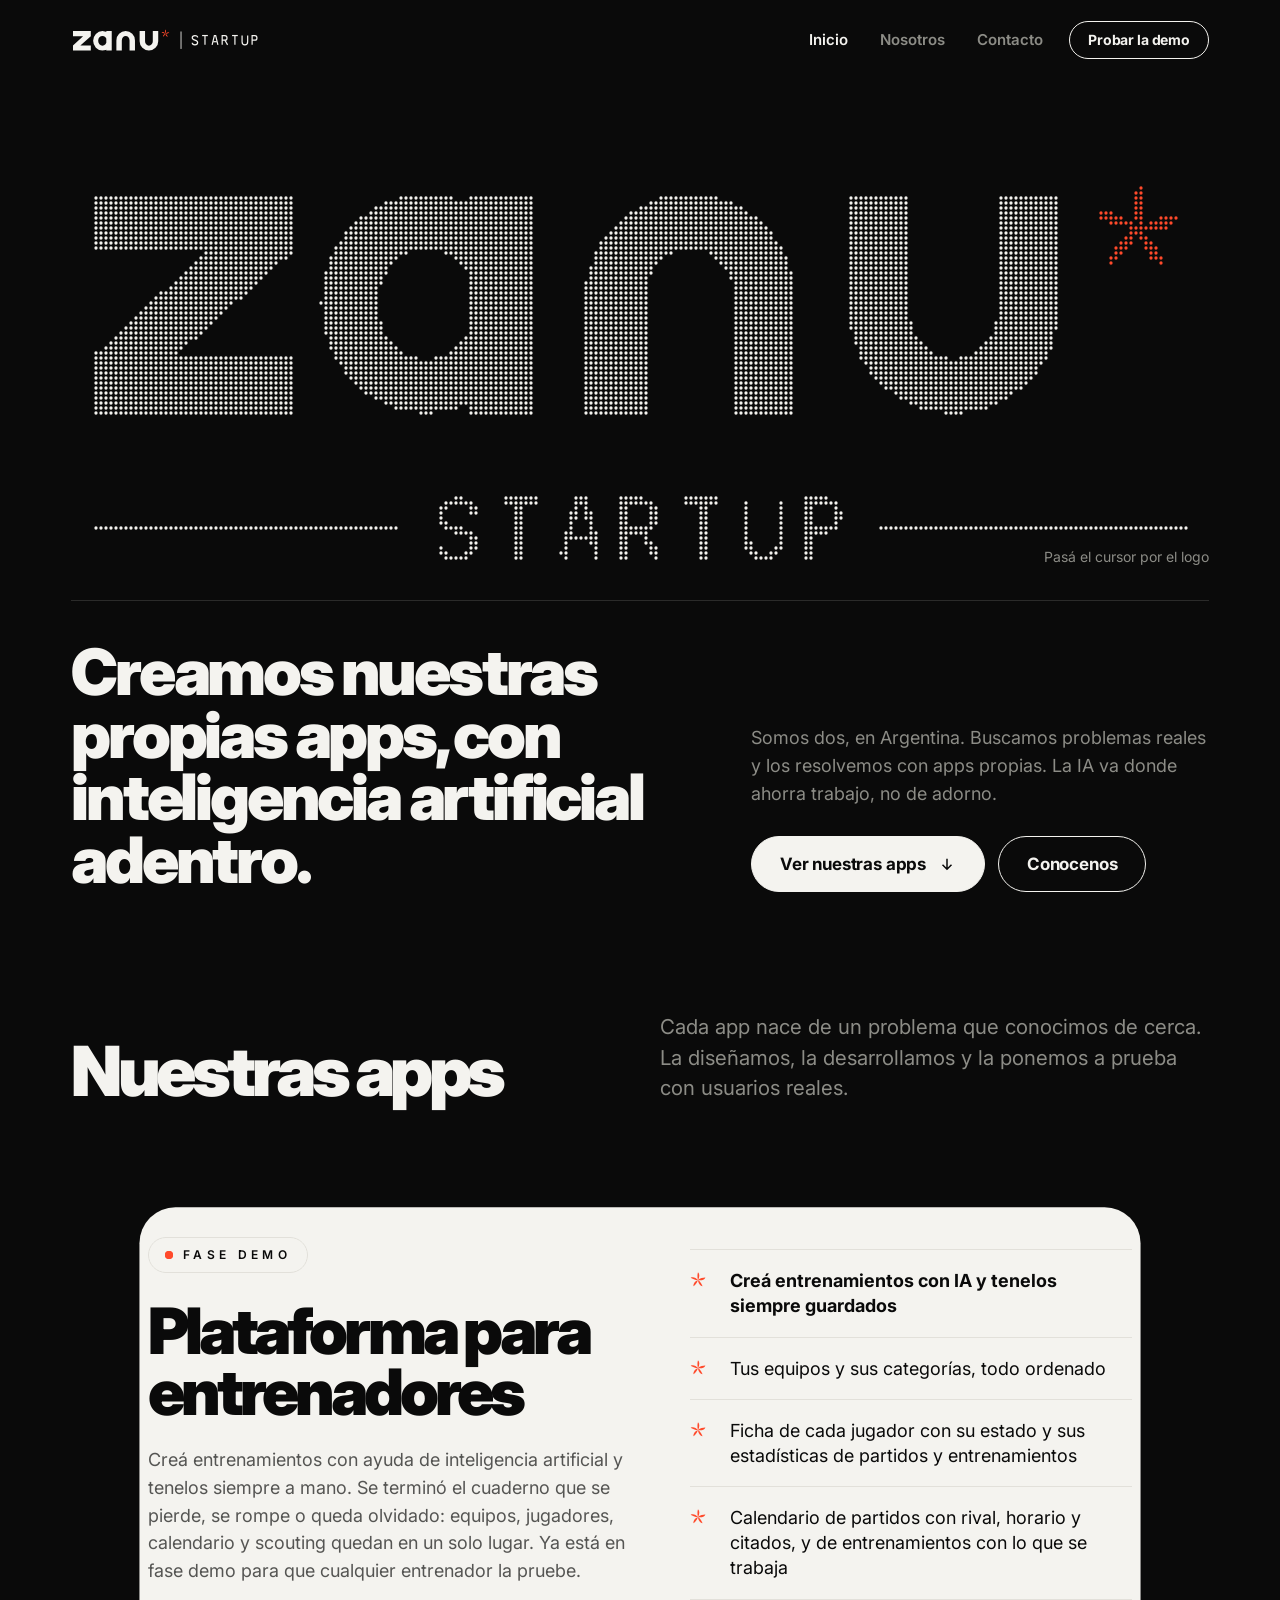
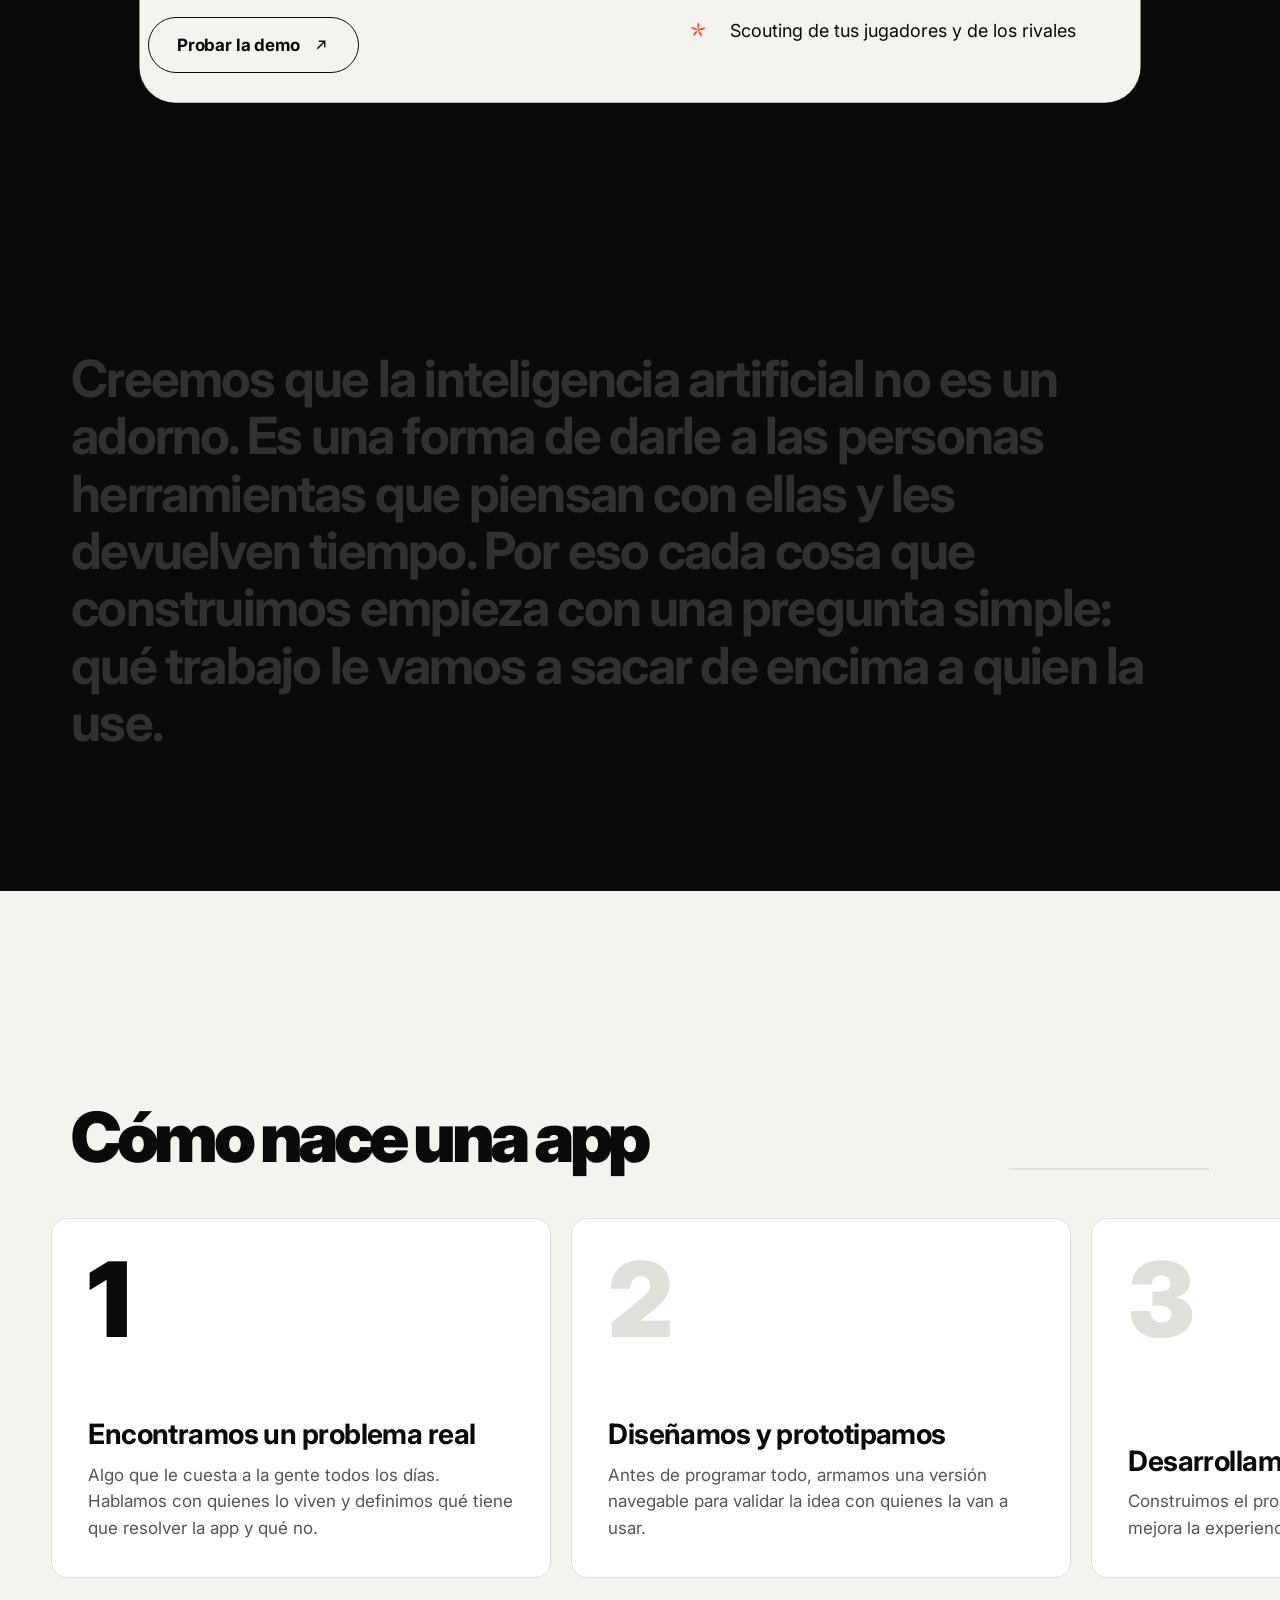
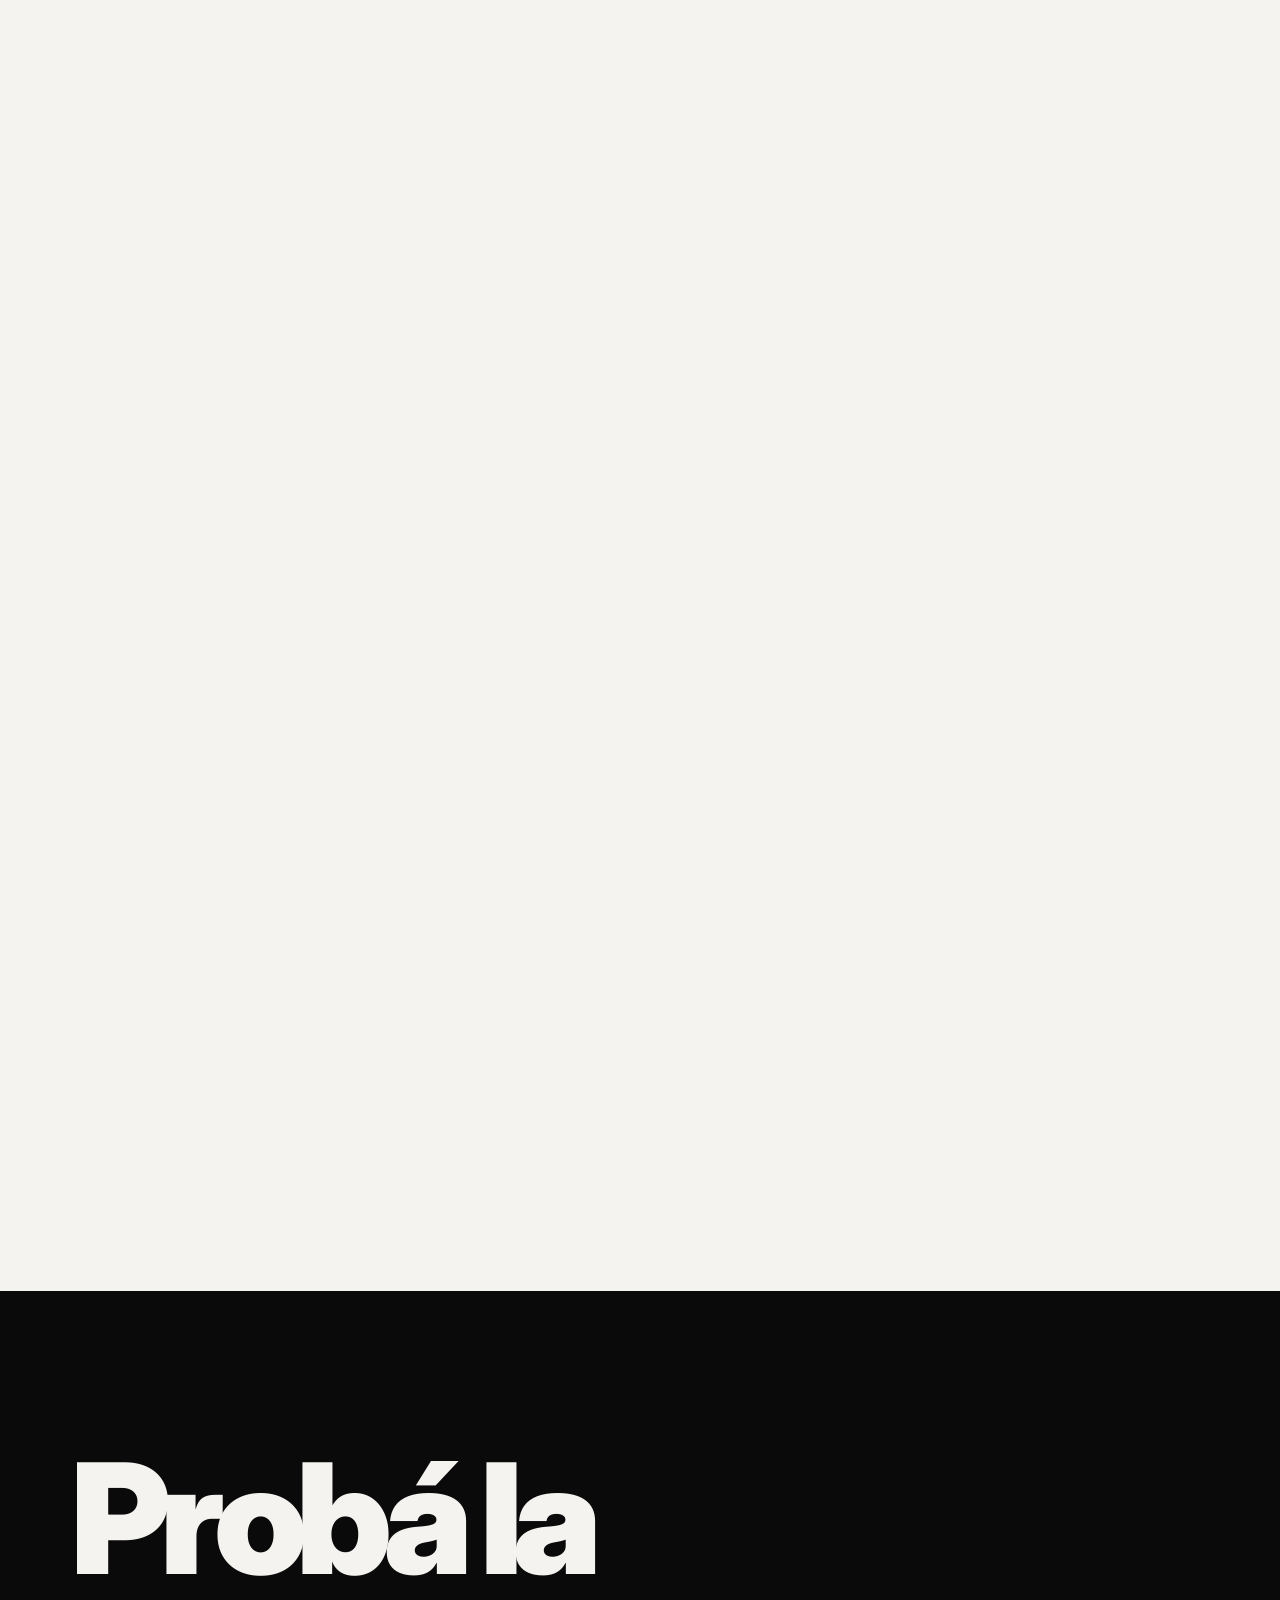
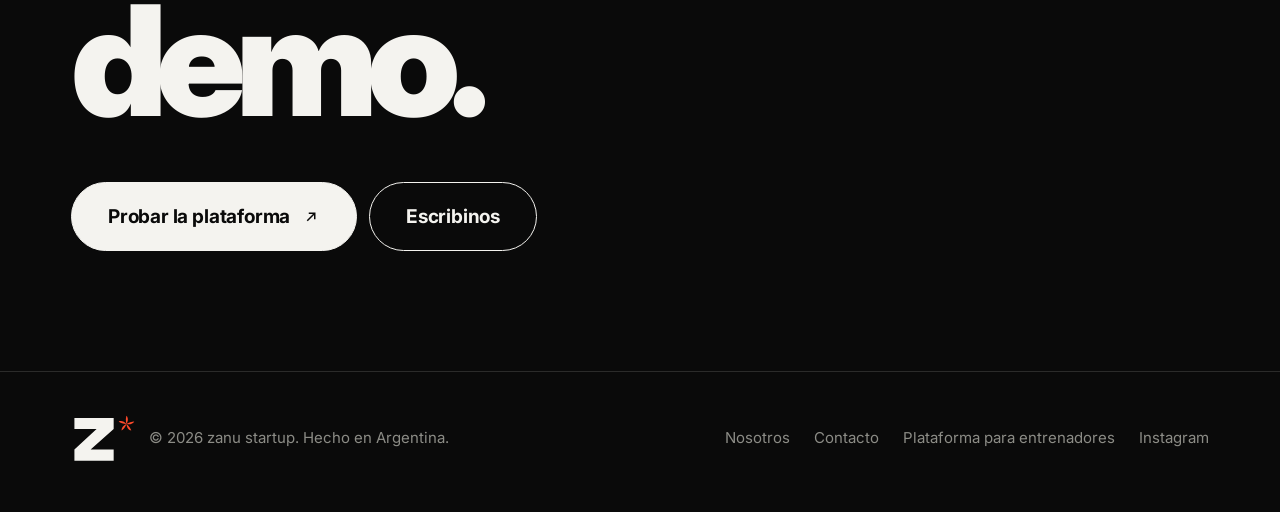
<file: index.html>
<!doctype html>
<html lang="es-AR">
<head>
  <meta charset="utf-8">
  <meta name="viewport" content="width=device-width, initial-scale=1">
  <title>zanu startup — apps propias con IA</title>
  <meta name="description" content="zanu startup es una startup argentina que crea sus propias apps con inteligencia artificial. Probá la demo de nuestra plataforma para entrenadores.">
  <link rel="preconnect" href="https://fonts.googleapis.com">
  <link rel="preconnect" href="https://fonts.gstatic.com" crossorigin>
  <link href="https://fonts.googleapis.com/css2?family=Inter:wght@400;600;700;900&display=swap" rel="stylesheet">
  <link rel="icon" href="data:image/svg+xml,%3Csvg xmlns='http://www.w3.org/2000/svg' viewBox='-30 -30 152 160'%3E%3Crect x='-30' y='-30' width='152' height='160' fill='%230A0A0A'/%3E%3Cpath fill='%23F4F3EF' d='M 0 0 L 92 0 L 92 26 L 38 74 L 92 74 L 92 100 L 0 100 L 0 74 L 52 26 L 0 26 Z'/%3E%3C/svg%3E">
  <link rel="icon" type="image/png" sizes="32x32" href="img/favicon-32.png">
  <link rel="apple-touch-icon" href="img/apple-touch-icon.png">
  <meta property="og:type" content="website">
  <meta property="og:title" content="zanu startup — apps propias con IA">
  <meta property="og:description" content="zanu startup es una startup argentina que crea sus propias apps con inteligencia artificial. Probá la demo de nuestra plataforma para entrenadores.">
  <meta name="theme-color" content="#0A0A0A">
  <link rel="stylesheet" href="styles.css">
</head>
<body>
  <a class="skip" href="#main">Saltar al contenido</a>
  <svg width="0" height="0" style="position:absolute" aria-hidden="true"><symbol id="glifo" viewBox="-100 -100 200 200"><g fill="currentColor"><path d="M 0 0 C 20 -32, 23 -74, 0 -96 C -8 -74, -11 -32, 0 0 Z" transform="rotate(0)"/><path d="M 0 0 C 20 -32, 23 -74, 0 -96 C -8 -74, -11 -32, 0 0 Z" transform="rotate(72)"/><path d="M 0 0 C 20 -32, 23 -74, 0 -96 C -8 -74, -11 -32, 0 0 Z" transform="rotate(144)"/><path d="M 0 0 C 20 -32, 23 -74, 0 -96 C -8 -74, -11 -32, 0 0 Z" transform="rotate(216)"/><path d="M 0 0 C 20 -32, 23 -74, 0 -96 C -8 -74, -11 -32, 0 0 Z" transform="rotate(288)"/></g></symbol></svg>
  <div class="wipe" aria-hidden="true"><span class="wipe-word">zanu</span></div>
  <div class="cursor" aria-hidden="true"></div>
  <div class="cursor-dot" aria-hidden="true"></div>

  <header class="site-header">
    <div class="wrap header-inner">
      <a class="brand" href="index.html" data-wipe="inicio" aria-label="zanu startup, inicio"><svg viewBox="-10 -16 970 126" role="img" aria-label="zanu startup"><g fill="currentColor"><path d="M 0 0 L 92 0 L 92 26 L 38 74 L 92 74 L 92 100 L 0 100 L 0 74 L 52 26 L 0 26 Z"/><path d="M 0 50 A 48 50 0 0 1 96 50 A 48 50 0 0 1 0 50 Z M 26 50 A 22 25 0 0 0 70 50 A 22 25 0 0 0 26 50 Z M 68 0 L 96 0 L 96 100 L 68 100 Z" transform="translate(104,0)"/><path d="M 0 100 L 0 48 A 48 48 0 0 1 96 48 L 96 100 L 68 100 L 68 48 A 20 23 0 0 0 28 48 L 28 100 Z" transform="translate(224,0)"/><path d="M 0 0 L 0 52 A 48 48 0 0 0 96 52 L 96 0 L 68 0 L 68 52 A 20 23 0 0 1 28 52 L 28 0 Z" transform="translate(344,0)"/></g><g class="brand-glifo" transform="translate(476,16) scale(0.22)" fill="#FF4A2B"><path d="M 0 0 C 20 -32, 23 -74, 0 -96 C -8 -74, -11 -32, 0 0 Z" transform="rotate(0)"/><path d="M 0 0 C 20 -32, 23 -74, 0 -96 C -8 -74, -11 -32, 0 0 Z" transform="rotate(72)"/><path d="M 0 0 C 20 -32, 23 -74, 0 -96 C -8 -74, -11 -32, 0 0 Z" transform="rotate(144)"/><path d="M 0 0 C 20 -32, 23 -74, 0 -96 C -8 -74, -11 -32, 0 0 Z" transform="rotate(216)"/><path d="M 0 0 C 20 -32, 23 -74, 0 -96 C -8 -74, -11 -32, 0 0 Z" transform="rotate(288)"/></g><rect x="555.5" y="2" width="4.4" height="90" fill="currentColor"/><g transform="translate(614.7,23) scale(0.48)" fill="none" stroke="currentColor" stroke-width="13" stroke-linecap="butt" stroke-linejoin="miter"><path d="M 60 22 C 60 8 46 0 31 0 C 16 0 2 8 2 24 C 2 40 16 46 31 50 C 46 54 60 60 60 76 C 60 92 46 100 31 100 C 16 100 2 92 2 78"/><path d="M 0 0 L 62 0" transform="translate(108,0)"/><path d="M 31 0 L 31 100" transform="translate(108,0)"/><path d="M 0 100 L 24 0 L 38 0 L 62 100" transform="translate(216,0)"/><path d="M 12 66 L 50 66" transform="translate(216,0)"/><path d="M 0 100 L 0 0 L 30 0 A 22 25 0 0 1 30 50 L 0 50" transform="translate(324,0)"/><path d="M 30 50 L 58 100" transform="translate(324,0)"/><path d="M 0 0 L 62 0" transform="translate(430,0)"/><path d="M 31 0 L 31 100" transform="translate(430,0)"/><path d="M 0 0 L 0 66 A 30 34 0 0 0 60 66 L 60 0" transform="translate(538,0)"/><path d="M 0 100 L 0 0 L 30 0 A 22 25 0 0 1 30 50 L 0 50" transform="translate(646,0)"/></g></svg></a>
      <nav class="nav" aria-label="Principal">
        <div class="nav-links">
          <span class="nav-pill" aria-hidden="true"></span>
          <a href="index.html" aria-current="page" data-wipe="inicio">Inicio</a>
          <a href="nosotros.html" data-wipe="nosotros">Nosotros</a>
          <a href="contacto.html" data-wipe="contacto">Contacto</a>
        </div>
        <a class="btn btn-sm" data-link="platform" href="#"><span class="btn-label">Probar la demo</span></a>
        <button class="menu-btn" aria-expanded="false">Menú</button>
      </nav>
    </div>
  </header>

  <main id="main">
    <!-- HERO -->
    <section class="hero wrap" aria-labelledby="hero-title">
      <div class="hero-canvas-wrap">
        <canvas id="dots" aria-hidden="true"></canvas>
        <span class="hero-hint">Pasá el cursor por el logo</span>
      </div>
      <div class="hero-body">
        <h1 id="hero-title">Creamos nuestras propias apps, con inteligencia artificial adentro.</h1>
        <div class="hero-side">
          <p>Somos dos, en Argentina. Buscamos problemas reales y los resolvemos con apps propias. La IA va donde ahorra trabajo, no de adorno.</p>
          <div class="btn-row">
            <a class="btn btn-solid" href="#proyecto" data-magnetic>
              <span class="btn-label">Ver nuestras apps</span>
              <svg class="btn-arrow" viewBox="0 0 24 24" fill="none" stroke="currentColor" stroke-width="2"><path d="M12 5v14M6 13l6 6 6-6"/></svg>
            </a>
            <a class="btn" href="nosotros.html" data-magnetic data-wipe="nosotros"><span class="btn-label">Conocenos</span></a>
          </div>
        </div>
      </div>
    </section>

    <!-- PROYECTO DESTACADO -->
    <section class="section section-apps wrap" id="proyecto" aria-labelledby="apps-title">
      <div class="section-head">
        <h2 id="apps-title" class="h-lg">Nuestras apps</h2>
        <p class="lead">Cada app nace de un problema que conocimos de cerca. La diseñamos, la desarrollamos y la ponemos a prueba con usuarios reales.</p>
      </div>
      <article class="project surface-light" aria-labelledby="proj-title">
        <div class="project-grid">
          <div>
            <span class="status"><span class="pulse" aria-hidden="true"></span>Fase demo</span>
            <h3 id="proj-title" class="h-lg">Plataforma para entrenadores</h3>
            <p>Creá entrenamientos con ayuda de inteligencia artificial y tenelos siempre a mano. Se terminó el cuaderno que se pierde, se rompe o queda olvidado: equipos, jugadores, calendario y scouting quedan en un solo lugar. Ya está en fase demo para que cualquier entrenador la pruebe.</p>
            <a class="btn" data-link="platform" href="#" data-magnetic>
              <span class="btn-label">Probar la demo</span>
              <svg class="btn-arrow" viewBox="0 0 24 24" fill="none" stroke="currentColor" stroke-width="2"><path d="M7 17L17 7M9 7h8v8"/></svg>
            </a>
          </div>
          <ul class="features">
            <li><svg class="glifo" aria-hidden="true"><use href="#glifo"/></svg><span>Creá entrenamientos con IA y tenelos siempre guardados</span></li>
            <li><svg class="glifo" aria-hidden="true"><use href="#glifo"/></svg><span>Tus equipos y sus categorías, todo ordenado</span></li>
            <li><svg class="glifo" aria-hidden="true"><use href="#glifo"/></svg><span>Ficha de cada jugador con su estado y sus estadísticas de partidos y entrenamientos</span></li>
            <li><svg class="glifo" aria-hidden="true"><use href="#glifo"/></svg><span>Calendario de partidos con rival, horario y citados, y de entrenamientos con lo que se trabaja</span></li>
            <li><svg class="glifo" aria-hidden="true"><use href="#glifo"/></svg><span>Scouting de tus jugadores y de los rivales</span></li>
          </ul>
        </div>
      </article>
    </section>

    <!-- MANIFIESTO -->
    <section class="manifesto wrap" aria-label="Qué nos mueve">
      <p class="manifesto-text">
        Creemos que la inteligencia artificial no es un adorno. Es una forma de darle a las personas herramientas que piensan con ellas y les devuelven tiempo. Por eso cada cosa que construimos empieza con una pregunta simple: qué trabajo le vamos a sacar de encima a quien la use.
      </p>
    </section>

    <!-- PROCESO -->
    <section class="process surface-light" aria-labelledby="proc-title">
      <div class="process-track-wrap">
        <div class="process-sticky">
          <div class="wrap process-top">
            <h2 id="proc-title" class="h-lg">Cómo nace una app</h2>
            <div class="process-bar" aria-hidden="true"><span></span></div>
          </div>
          <ol class="process-track" style="list-style:none;margin:0">
            <li class="step active">
              <span class="step-num">1</span>
              <div><h3>Encontramos un problema real</h3><p>Algo que le cuesta a la gente todos los días. Hablamos con quienes lo viven y definimos qué tiene que resolver la app y qué no.</p></div>
            </li>
            <li class="step">
              <span class="step-num">2</span>
              <div><h3>Diseñamos y prototipamos</h3><p>Antes de programar todo, armamos una versión navegable para validar la idea con quienes la van a usar.</p></div>
            </li>
            <li class="step">
              <span class="step-num">3</span>
              <div><h3>Desarrollamos con IA</h3><p>Construimos el producto e integramos IA solo donde mejora la experiencia o ahorra horas de trabajo.</p></div>
            </li>
            <li class="step">
              <span class="step-num">4</span>
              <div><h3>Demo abierta y mejora</h3><p>Publicamos una demo, escuchamos a los usuarios y mejoramos. Si la versión web funciona, el siguiente paso es la app.</p></div>
            </li>
          </ol>
        </div>
      </div>
    </section>

    <!-- CTA -->
    <section class="cta wrap" aria-labelledby="cta-title">
      <h2 class="cta-title" id="cta-title"><span class="line"><span>Probá la</span></span><span class="line"><span>demo.</span></span></h2>
      <div class="btn-row">
        <a class="btn btn-solid btn-big" data-link="platform" href="#" data-magnetic>
          <span class="btn-label">Probar la plataforma</span>
          <svg class="btn-arrow" viewBox="0 0 24 24" fill="none" stroke="currentColor" stroke-width="2"><path d="M7 17L17 7M9 7h8v8"/></svg>
        </a>
        <a class="btn btn-big" href="contacto.html" data-magnetic data-wipe="contacto"><span class="btn-label">Escribinos</span></a>
      </div>
    </section>
  </main>

  <footer class="site-footer">
    <div class="wrap footer-inner">
      <span class="footer-brand"><svg viewBox="-8 -14 150 122" aria-hidden="true"><g fill="currentColor"><path d="M 0 0 L 92 0 L 92 26 L 38 74 L 92 74 L 92 100 L 0 100 L 0 74 L 52 26 L 0 26 Z"/></g><g transform="translate(122,14) scale(0.2)" fill="#FF4A2B"><path d="M 0 0 C 20 -32, 23 -74, 0 -96 C -8 -74, -11 -32, 0 0 Z" transform="rotate(0)"/><path d="M 0 0 C 20 -32, 23 -74, 0 -96 C -8 -74, -11 -32, 0 0 Z" transform="rotate(72)"/><path d="M 0 0 C 20 -32, 23 -74, 0 -96 C -8 -74, -11 -32, 0 0 Z" transform="rotate(144)"/><path d="M 0 0 C 20 -32, 23 -74, 0 -96 C -8 -74, -11 -32, 0 0 Z" transform="rotate(216)"/><path d="M 0 0 C 20 -32, 23 -74, 0 -96 C -8 -74, -11 -32, 0 0 Z" transform="rotate(288)"/></g></svg><span>© <span id="year"></span> zanu startup. Hecho en Argentina.</span></span>
      <ul class="footer-links">
        <li><a href="nosotros.html" data-wipe="nosotros">Nosotros</a></li>
        <li><a href="contacto.html" data-wipe="contacto">Contacto</a></li>
        <li><a data-link="platform" href="#">Plataforma para entrenadores</a></li>
        <li><a data-link="instagram" href="#">Instagram</a></li>
      </ul>
    </div>
  </footer>

  <script src="main.js"></script>
</body>
</html>
</file>
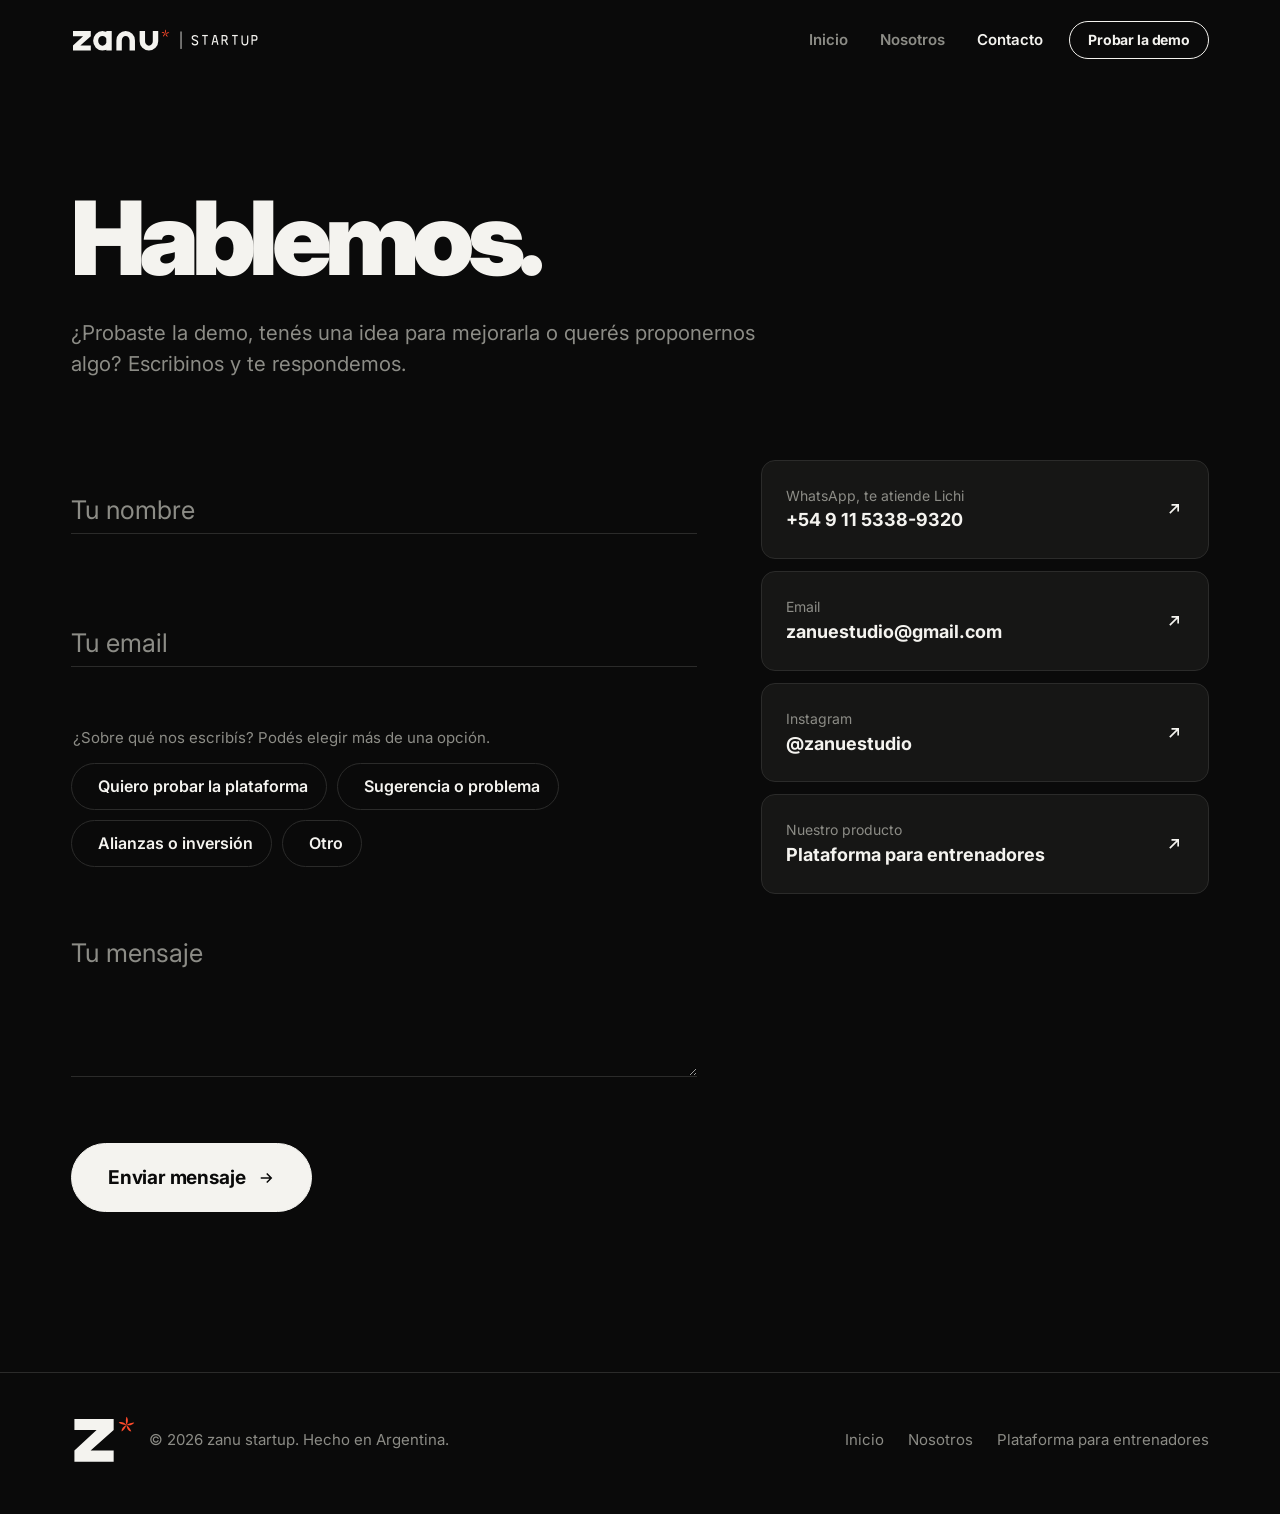
<file: contacto.html>
<!doctype html>
<html lang="es-AR">
<head>
  <meta charset="utf-8">
  <meta name="viewport" content="width=device-width, initial-scale=1">
  <title>Contacto — zanu startup</title>
  <meta name="description" content="Escribinos para probar nuestras apps, dejarnos una sugerencia o proponernos algo.">
  <link rel="preconnect" href="https://fonts.googleapis.com">
  <link rel="preconnect" href="https://fonts.gstatic.com" crossorigin>
  <link href="https://fonts.googleapis.com/css2?family=Inter:wght@400;600;700;900&display=swap" rel="stylesheet">
  <link rel="icon" href="data:image/svg+xml,%3Csvg xmlns='http://www.w3.org/2000/svg' viewBox='-30 -30 152 160'%3E%3Crect x='-30' y='-30' width='152' height='160' fill='%230A0A0A'/%3E%3Cpath fill='%23F4F3EF' d='M 0 0 L 92 0 L 92 26 L 38 74 L 92 74 L 92 100 L 0 100 L 0 74 L 52 26 L 0 26 Z'/%3E%3C/svg%3E">
  <link rel="icon" type="image/png" sizes="32x32" href="img/favicon-32.png">
  <link rel="apple-touch-icon" href="img/apple-touch-icon.png">
  <meta property="og:type" content="website">
  <meta property="og:title" content="Contacto — zanu startup">
  <meta property="og:description" content="Escribinos para probar nuestras apps, dejarnos una sugerencia o proponernos algo.">
  <meta name="theme-color" content="#0A0A0A">
  <link rel="stylesheet" href="styles.css">
</head>
<body>
  <a class="skip" href="#main">Saltar al contenido</a>
  <svg width="0" height="0" style="position:absolute" aria-hidden="true"><symbol id="glifo" viewBox="-100 -100 200 200"><g fill="currentColor"><path d="M 0 0 C 20 -32, 23 -74, 0 -96 C -8 -74, -11 -32, 0 0 Z" transform="rotate(0)"/><path d="M 0 0 C 20 -32, 23 -74, 0 -96 C -8 -74, -11 -32, 0 0 Z" transform="rotate(72)"/><path d="M 0 0 C 20 -32, 23 -74, 0 -96 C -8 -74, -11 -32, 0 0 Z" transform="rotate(144)"/><path d="M 0 0 C 20 -32, 23 -74, 0 -96 C -8 -74, -11 -32, 0 0 Z" transform="rotate(216)"/><path d="M 0 0 C 20 -32, 23 -74, 0 -96 C -8 -74, -11 -32, 0 0 Z" transform="rotate(288)"/></g></symbol></svg>
  <div class="wipe" aria-hidden="true"><span class="wipe-word">contacto</span></div>
  <div class="cursor" aria-hidden="true"></div>
  <div class="cursor-dot" aria-hidden="true"></div>

  <header class="site-header">
    <div class="wrap header-inner">
      <a class="brand" href="index.html" data-wipe="inicio" aria-label="zanu startup, inicio"><svg viewBox="-10 -16 970 126" role="img" aria-label="zanu startup"><g fill="currentColor"><path d="M 0 0 L 92 0 L 92 26 L 38 74 L 92 74 L 92 100 L 0 100 L 0 74 L 52 26 L 0 26 Z"/><path d="M 0 50 A 48 50 0 0 1 96 50 A 48 50 0 0 1 0 50 Z M 26 50 A 22 25 0 0 0 70 50 A 22 25 0 0 0 26 50 Z M 68 0 L 96 0 L 96 100 L 68 100 Z" transform="translate(104,0)"/><path d="M 0 100 L 0 48 A 48 48 0 0 1 96 48 L 96 100 L 68 100 L 68 48 A 20 23 0 0 0 28 48 L 28 100 Z" transform="translate(224,0)"/><path d="M 0 0 L 0 52 A 48 48 0 0 0 96 52 L 96 0 L 68 0 L 68 52 A 20 23 0 0 1 28 52 L 28 0 Z" transform="translate(344,0)"/></g><g class="brand-glifo" transform="translate(476,16) scale(0.22)" fill="#FF4A2B"><path d="M 0 0 C 20 -32, 23 -74, 0 -96 C -8 -74, -11 -32, 0 0 Z" transform="rotate(0)"/><path d="M 0 0 C 20 -32, 23 -74, 0 -96 C -8 -74, -11 -32, 0 0 Z" transform="rotate(72)"/><path d="M 0 0 C 20 -32, 23 -74, 0 -96 C -8 -74, -11 -32, 0 0 Z" transform="rotate(144)"/><path d="M 0 0 C 20 -32, 23 -74, 0 -96 C -8 -74, -11 -32, 0 0 Z" transform="rotate(216)"/><path d="M 0 0 C 20 -32, 23 -74, 0 -96 C -8 -74, -11 -32, 0 0 Z" transform="rotate(288)"/></g><rect x="555.5" y="2" width="4.4" height="90" fill="currentColor"/><g transform="translate(614.7,23) scale(0.48)" fill="none" stroke="currentColor" stroke-width="13" stroke-linecap="butt" stroke-linejoin="miter"><path d="M 60 22 C 60 8 46 0 31 0 C 16 0 2 8 2 24 C 2 40 16 46 31 50 C 46 54 60 60 60 76 C 60 92 46 100 31 100 C 16 100 2 92 2 78"/><path d="M 0 0 L 62 0" transform="translate(108,0)"/><path d="M 31 0 L 31 100" transform="translate(108,0)"/><path d="M 0 100 L 24 0 L 38 0 L 62 100" transform="translate(216,0)"/><path d="M 12 66 L 50 66" transform="translate(216,0)"/><path d="M 0 100 L 0 0 L 30 0 A 22 25 0 0 1 30 50 L 0 50" transform="translate(324,0)"/><path d="M 30 50 L 58 100" transform="translate(324,0)"/><path d="M 0 0 L 62 0" transform="translate(430,0)"/><path d="M 31 0 L 31 100" transform="translate(430,0)"/><path d="M 0 0 L 0 66 A 30 34 0 0 0 60 66 L 60 0" transform="translate(538,0)"/><path d="M 0 100 L 0 0 L 30 0 A 22 25 0 0 1 30 50 L 0 50" transform="translate(646,0)"/></g></svg></a>
      <nav class="nav" aria-label="Principal">
        <div class="nav-links">
          <span class="nav-pill" aria-hidden="true"></span>
          <a href="index.html" data-wipe="inicio">Inicio</a>
          <a href="nosotros.html" data-wipe="nosotros">Nosotros</a>
          <a href="contacto.html" aria-current="page" data-wipe="contacto">Contacto</a>
        </div>
        <a class="btn btn-sm" data-link="platform" href="#"><span class="btn-label">Probar la demo</span></a>
        <button class="menu-btn" aria-expanded="false">Menú</button>
      </nav>
    </div>
  </header>

  <main id="main">
    <section class="page-hero wrap">
      <h1 class="h-xl"><span class="split-text">Hablemos.</span></h1>
      <p class="lead reveal">¿Probaste la demo, tenés una idea para mejorarla o querés proponernos algo? Escribinos y te respondemos.</p>
    </section>

    <section class="wrap contact-grid">
      <form class="form reveal" novalidate>
        <div class="field">
          <input id="nombre" name="nombre" type="text" placeholder=" " autocomplete="name">
          <label for="nombre">Tu nombre</label>
          <div class="field-error" data-error="nombre" aria-live="polite"></div>
        </div>
        <div class="field">
          <input id="email" name="email" type="email" placeholder=" " autocomplete="email">
          <label for="email">Tu email</label>
          <div class="field-error" data-error="email" aria-live="polite"></div>
        </div>
        <fieldset class="chips">
          <legend class="chips-label">¿Sobre qué nos escribís? Podés elegir más de una opción.</legend>
          <label class="chip"><input type="checkbox" name="tipo" value="Quiero probar la plataforma"><span>Quiero probar la plataforma</span></label>
          <label class="chip"><input type="checkbox" name="tipo" value="Sugerencia o problema"><span>Sugerencia o problema</span></label>
          <label class="chip"><input type="checkbox" name="tipo" value="Alianzas o inversión"><span>Alianzas o inversión</span></label>
          <label class="chip"><input type="checkbox" name="tipo" value="Otro"><span>Otro</span></label>
        </fieldset>
        <div class="field">
          <textarea id="mensaje" name="mensaje" placeholder=" " rows="4"></textarea>
          <label for="mensaje">Tu mensaje</label>
          <div class="field-error" data-error="mensaje" aria-live="polite"></div>
        </div>
        <div>
          <button class="btn btn-solid btn-big" type="submit" data-magnetic>
            <span class="btn-label">Enviar mensaje</span>
            <svg class="btn-arrow" viewBox="0 0 24 24" fill="none" stroke="currentColor" stroke-width="2"><path d="M5 12h14M13 6l6 6-6 6"/></svg>
          </button>
          <p class="form-status" aria-live="polite" style="margin-top:16px"></p>
        </div>
      </form>

      <aside class="contact-aside reveal" aria-label="Otros canales">
        <a class="contact-link" data-link="whatsapp" href="#">
          <span><small>WhatsApp, te atiende Lichi</small><strong data-text="whatsapp"></strong></span>
          <svg viewBox="0 0 24 24" fill="none" stroke="currentColor" stroke-width="2"><path d="M7 17L17 7M9 7h8v8"/></svg>
        </a>
        <a class="contact-link" data-link="email" href="#">
          <span><small>Email</small><strong data-text="email"></strong></span>
          <svg viewBox="0 0 24 24" fill="none" stroke="currentColor" stroke-width="2"><path d="M7 17L17 7M9 7h8v8"/></svg>
        </a>
        <a class="contact-link" data-link="instagram" href="#">
          <span><small>Instagram</small><strong data-text="instagram"></strong></span>
          <svg viewBox="0 0 24 24" fill="none" stroke="currentColor" stroke-width="2"><path d="M7 17L17 7M9 7h8v8"/></svg>
        </a>
        <a class="contact-link" data-link="platform" href="#">
          <span><small>Nuestro producto</small><strong>Plataforma para entrenadores</strong></span>
          <svg viewBox="0 0 24 24" fill="none" stroke="currentColor" stroke-width="2"><path d="M7 17L17 7M9 7h8v8"/></svg>
        </a>
      </aside>
    </section>
  </main>

  <footer class="site-footer">
    <div class="wrap footer-inner">
      <span class="footer-brand"><svg viewBox="-8 -14 150 122" aria-hidden="true"><g fill="currentColor"><path d="M 0 0 L 92 0 L 92 26 L 38 74 L 92 74 L 92 100 L 0 100 L 0 74 L 52 26 L 0 26 Z"/></g><g transform="translate(122,14) scale(0.2)" fill="#FF4A2B"><path d="M 0 0 C 20 -32, 23 -74, 0 -96 C -8 -74, -11 -32, 0 0 Z" transform="rotate(0)"/><path d="M 0 0 C 20 -32, 23 -74, 0 -96 C -8 -74, -11 -32, 0 0 Z" transform="rotate(72)"/><path d="M 0 0 C 20 -32, 23 -74, 0 -96 C -8 -74, -11 -32, 0 0 Z" transform="rotate(144)"/><path d="M 0 0 C 20 -32, 23 -74, 0 -96 C -8 -74, -11 -32, 0 0 Z" transform="rotate(216)"/><path d="M 0 0 C 20 -32, 23 -74, 0 -96 C -8 -74, -11 -32, 0 0 Z" transform="rotate(288)"/></g></svg><span>© <span id="year"></span> zanu startup. Hecho en Argentina.</span></span>
      <ul class="footer-links">
        <li><a href="index.html" data-wipe="inicio">Inicio</a></li>
        <li><a href="nosotros.html" data-wipe="nosotros">Nosotros</a></li>
        <li><a data-link="platform" href="#">Plataforma para entrenadores</a></li>
      </ul>
    </div>
  </footer>

  <script src="main.js"></script>
</body>
</html>
</file>
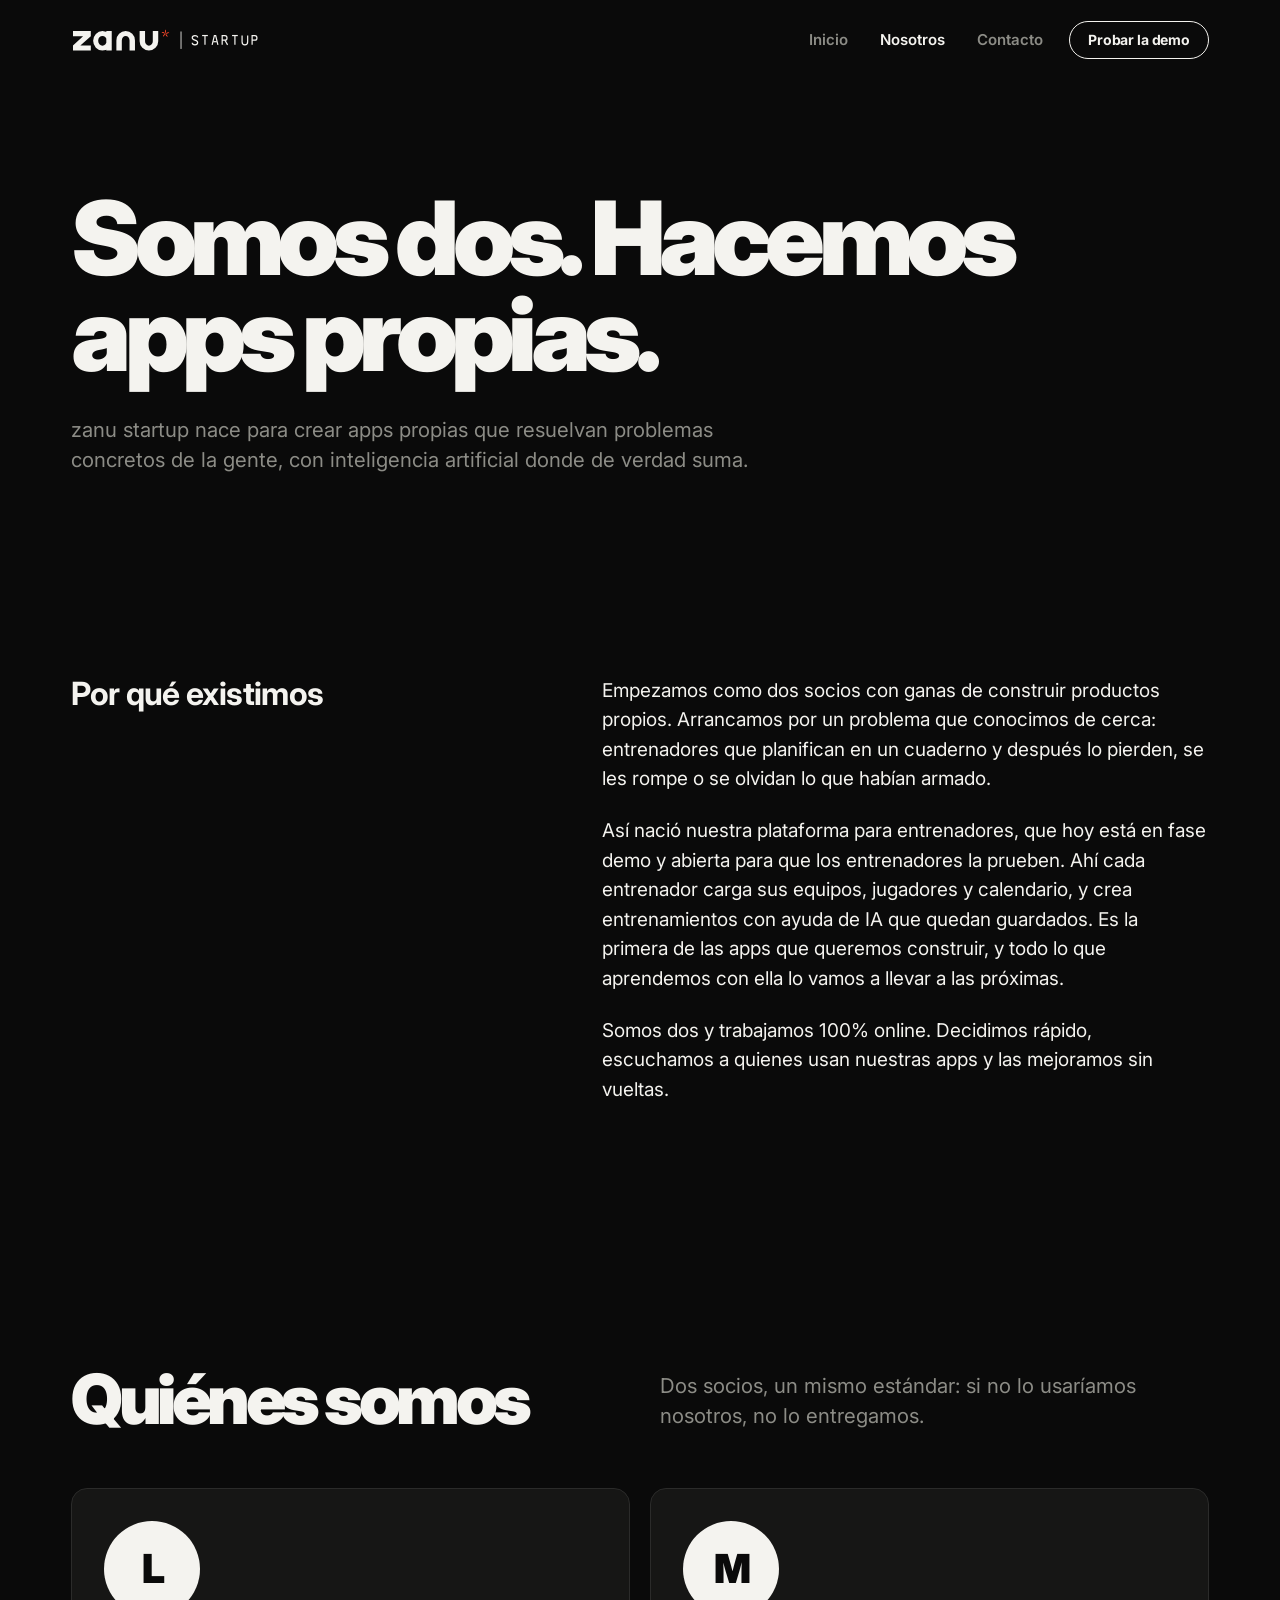
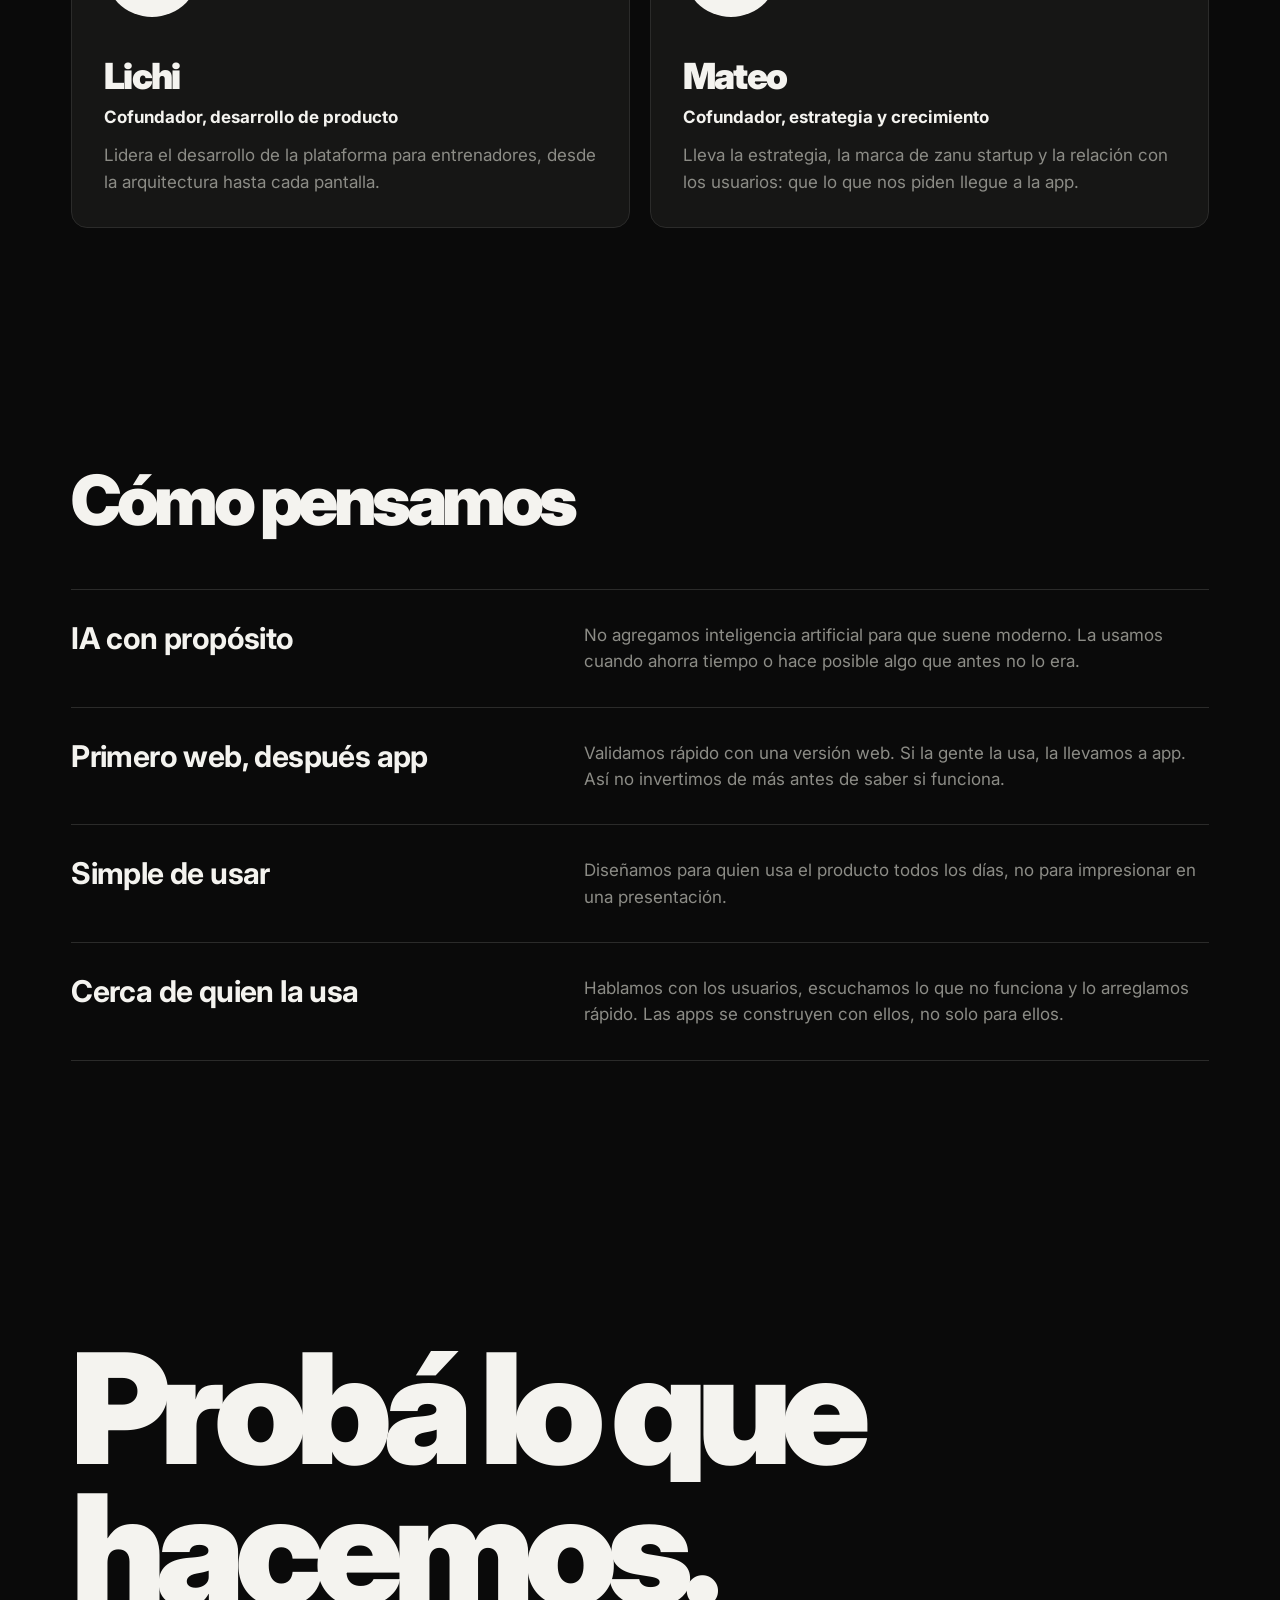
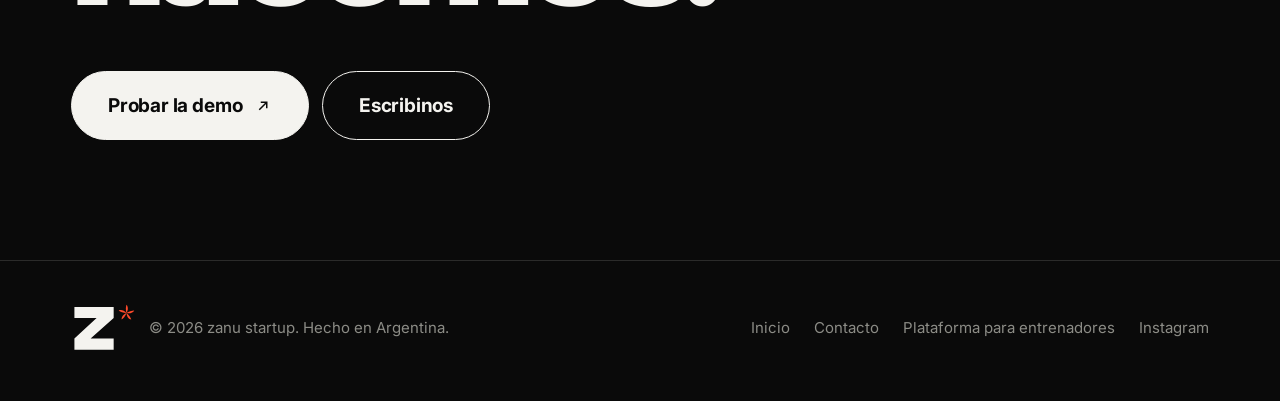
<file: nosotros.html>
<!doctype html>
<html lang="es-AR">
<head>
  <meta charset="utf-8">
  <meta name="viewport" content="width=device-width, initial-scale=1">
  <title>Nosotros — zanu startup</title>
  <meta name="description" content="Quiénes somos en zanu startup y cómo hacemos nuestras apps.">
  <link rel="preconnect" href="https://fonts.googleapis.com">
  <link rel="preconnect" href="https://fonts.gstatic.com" crossorigin>
  <link href="https://fonts.googleapis.com/css2?family=Inter:wght@400;600;700;900&display=swap" rel="stylesheet">
  <link rel="icon" href="data:image/svg+xml,%3Csvg xmlns='http://www.w3.org/2000/svg' viewBox='-30 -30 152 160'%3E%3Crect x='-30' y='-30' width='152' height='160' fill='%230A0A0A'/%3E%3Cpath fill='%23F4F3EF' d='M 0 0 L 92 0 L 92 26 L 38 74 L 92 74 L 92 100 L 0 100 L 0 74 L 52 26 L 0 26 Z'/%3E%3C/svg%3E">
  <link rel="icon" type="image/png" sizes="32x32" href="img/favicon-32.png">
  <link rel="apple-touch-icon" href="img/apple-touch-icon.png">
  <meta property="og:type" content="website">
  <meta property="og:title" content="Nosotros — zanu startup">
  <meta property="og:description" content="Quiénes somos en zanu startup y cómo hacemos nuestras apps.">
  <meta name="theme-color" content="#0A0A0A">
  <link rel="stylesheet" href="styles.css">
</head>
<body>
  <a class="skip" href="#main">Saltar al contenido</a>
  <svg width="0" height="0" style="position:absolute" aria-hidden="true"><symbol id="glifo" viewBox="-100 -100 200 200"><g fill="currentColor"><path d="M 0 0 C 20 -32, 23 -74, 0 -96 C -8 -74, -11 -32, 0 0 Z" transform="rotate(0)"/><path d="M 0 0 C 20 -32, 23 -74, 0 -96 C -8 -74, -11 -32, 0 0 Z" transform="rotate(72)"/><path d="M 0 0 C 20 -32, 23 -74, 0 -96 C -8 -74, -11 -32, 0 0 Z" transform="rotate(144)"/><path d="M 0 0 C 20 -32, 23 -74, 0 -96 C -8 -74, -11 -32, 0 0 Z" transform="rotate(216)"/><path d="M 0 0 C 20 -32, 23 -74, 0 -96 C -8 -74, -11 -32, 0 0 Z" transform="rotate(288)"/></g></symbol></svg>
  <div class="wipe" aria-hidden="true"><span class="wipe-word">nosotros</span></div>
  <div class="cursor" aria-hidden="true"></div>
  <div class="cursor-dot" aria-hidden="true"></div>

  <header class="site-header">
    <div class="wrap header-inner">
      <a class="brand" href="index.html" data-wipe="inicio" aria-label="zanu startup, inicio"><svg viewBox="-10 -16 970 126" role="img" aria-label="zanu startup"><g fill="currentColor"><path d="M 0 0 L 92 0 L 92 26 L 38 74 L 92 74 L 92 100 L 0 100 L 0 74 L 52 26 L 0 26 Z"/><path d="M 0 50 A 48 50 0 0 1 96 50 A 48 50 0 0 1 0 50 Z M 26 50 A 22 25 0 0 0 70 50 A 22 25 0 0 0 26 50 Z M 68 0 L 96 0 L 96 100 L 68 100 Z" transform="translate(104,0)"/><path d="M 0 100 L 0 48 A 48 48 0 0 1 96 48 L 96 100 L 68 100 L 68 48 A 20 23 0 0 0 28 48 L 28 100 Z" transform="translate(224,0)"/><path d="M 0 0 L 0 52 A 48 48 0 0 0 96 52 L 96 0 L 68 0 L 68 52 A 20 23 0 0 1 28 52 L 28 0 Z" transform="translate(344,0)"/></g><g class="brand-glifo" transform="translate(476,16) scale(0.22)" fill="#FF4A2B"><path d="M 0 0 C 20 -32, 23 -74, 0 -96 C -8 -74, -11 -32, 0 0 Z" transform="rotate(0)"/><path d="M 0 0 C 20 -32, 23 -74, 0 -96 C -8 -74, -11 -32, 0 0 Z" transform="rotate(72)"/><path d="M 0 0 C 20 -32, 23 -74, 0 -96 C -8 -74, -11 -32, 0 0 Z" transform="rotate(144)"/><path d="M 0 0 C 20 -32, 23 -74, 0 -96 C -8 -74, -11 -32, 0 0 Z" transform="rotate(216)"/><path d="M 0 0 C 20 -32, 23 -74, 0 -96 C -8 -74, -11 -32, 0 0 Z" transform="rotate(288)"/></g><rect x="555.5" y="2" width="4.4" height="90" fill="currentColor"/><g transform="translate(614.7,23) scale(0.48)" fill="none" stroke="currentColor" stroke-width="13" stroke-linecap="butt" stroke-linejoin="miter"><path d="M 60 22 C 60 8 46 0 31 0 C 16 0 2 8 2 24 C 2 40 16 46 31 50 C 46 54 60 60 60 76 C 60 92 46 100 31 100 C 16 100 2 92 2 78"/><path d="M 0 0 L 62 0" transform="translate(108,0)"/><path d="M 31 0 L 31 100" transform="translate(108,0)"/><path d="M 0 100 L 24 0 L 38 0 L 62 100" transform="translate(216,0)"/><path d="M 12 66 L 50 66" transform="translate(216,0)"/><path d="M 0 100 L 0 0 L 30 0 A 22 25 0 0 1 30 50 L 0 50" transform="translate(324,0)"/><path d="M 30 50 L 58 100" transform="translate(324,0)"/><path d="M 0 0 L 62 0" transform="translate(430,0)"/><path d="M 31 0 L 31 100" transform="translate(430,0)"/><path d="M 0 0 L 0 66 A 30 34 0 0 0 60 66 L 60 0" transform="translate(538,0)"/><path d="M 0 100 L 0 0 L 30 0 A 22 25 0 0 1 30 50 L 0 50" transform="translate(646,0)"/></g></svg></a>
      <nav class="nav" aria-label="Principal">
        <div class="nav-links">
          <span class="nav-pill" aria-hidden="true"></span>
          <a href="index.html" data-wipe="inicio">Inicio</a>
          <a href="nosotros.html" aria-current="page" data-wipe="nosotros">Nosotros</a>
          <a href="contacto.html" data-wipe="contacto">Contacto</a>
        </div>
        <a class="btn btn-sm" data-link="platform" href="#"><span class="btn-label">Probar la demo</span></a>
        <button class="menu-btn" aria-expanded="false">Menú</button>
      </nav>
    </div>
  </header>

  <main id="main">
    <section class="page-hero wrap">
      <h1 class="h-xl"><span class="split-text">Somos dos. Hacemos apps propias.</span></h1>
      <p class="lead reveal">zanu startup nace para crear apps propias que resuelvan problemas concretos de la gente, con inteligencia artificial donde de verdad suma.</p>
    </section>

    <section class="section wrap" aria-labelledby="historia">
      <div class="story">
        <div class="story-sticky">
          <h2 id="historia" class="h-md">Por qué existimos</h2>
        </div>
        <div>
          <p class="reveal">Empezamos como dos socios con ganas de construir productos propios. Arrancamos por un problema que conocimos de cerca: entrenadores que planifican en un cuaderno y después lo pierden, se les rompe o se olvidan lo que habían armado.</p>
          <p class="reveal">Así nació nuestra plataforma para entrenadores, que hoy está en fase demo y abierta para que los entrenadores la prueben. Ahí cada entrenador carga sus equipos, jugadores y calendario, y crea entrenamientos con ayuda de IA que quedan guardados. Es la primera de las apps que queremos construir, y todo lo que aprendemos con ella lo vamos a llevar a las próximas.</p>
          <p class="reveal">Somos dos y trabajamos 100% online. Decidimos rápido, escuchamos a quienes usan nuestras apps y las mejoramos sin vueltas.</p>
        </div>
      </div>
    </section>

    <section class="section wrap" aria-labelledby="equipo">
      <div class="section-head">
        <h2 id="equipo" class="h-lg">Quiénes somos</h2>
        <p class="lead">Dos socios, un mismo estándar: si no lo usaríamos nosotros, no lo entregamos.</p>
      </div>
      <div class="founders">
        <article class="founder reveal">
          <span class="founder-glow" aria-hidden="true"></span>
          <span class="founder-mono" aria-hidden="true">L</span>
          <div>
            <h3>Lichi</h3>
            <p class="role">Cofundador, desarrollo de producto</p>
            <p>Lidera el desarrollo de la plataforma para entrenadores, desde la arquitectura hasta cada pantalla.</p>
          </div>
        </article>
        <article class="founder reveal">
          <span class="founder-glow" aria-hidden="true"></span>
          <span class="founder-mono" aria-hidden="true">M</span>
          <div>
            <h3>Mateo</h3>
            <p class="role">Cofundador, estrategia y crecimiento</p>
            <p>Lleva la estrategia, la marca de zanu startup y la relación con los usuarios: que lo que nos piden llegue a la app.</p>
          </div>
        </article>
      </div>
    </section>

    <section class="section wrap" aria-labelledby="como">
      <div class="section-head">
        <h2 id="como" class="h-lg">Cómo pensamos</h2>
      </div>
      <ul class="values">
        <li class="reveal"><h3>IA con propósito</h3><p>No agregamos inteligencia artificial para que suene moderno. La usamos cuando ahorra tiempo o hace posible algo que antes no lo era.</p></li>
        <li class="reveal"><h3>Primero web, después app</h3><p>Validamos rápido con una versión web. Si la gente la usa, la llevamos a app. Así no invertimos de más antes de saber si funciona.</p></li>
        <li class="reveal"><h3>Simple de usar</h3><p>Diseñamos para quien usa el producto todos los días, no para impresionar en una presentación.</p></li>
        <li class="reveal"><h3>Cerca de quien la usa</h3><p>Hablamos con los usuarios, escuchamos lo que no funciona y lo arreglamos rápido. Las apps se construyen con ellos, no solo para ellos.</p></li>
      </ul>
    </section>

    <section class="cta wrap" aria-labelledby="cta-title">
      <h2 class="cta-title" id="cta-title"><span class="line"><span>Probá lo que</span></span><span class="line"><span>hacemos.</span></span></h2>
      <div class="btn-row">
        <a class="btn btn-solid btn-big" data-link="platform" href="#" data-magnetic>
          <span class="btn-label">Probar la demo</span>
          <svg class="btn-arrow" viewBox="0 0 24 24" fill="none" stroke="currentColor" stroke-width="2"><path d="M7 17L17 7M9 7h8v8"/></svg>
        </a>
        <a class="btn btn-big" href="contacto.html" data-magnetic data-wipe="contacto"><span class="btn-label">Escribinos</span></a>
      </div>
    </section>
  </main>

  <footer class="site-footer">
    <div class="wrap footer-inner">
      <span class="footer-brand"><svg viewBox="-8 -14 150 122" aria-hidden="true"><g fill="currentColor"><path d="M 0 0 L 92 0 L 92 26 L 38 74 L 92 74 L 92 100 L 0 100 L 0 74 L 52 26 L 0 26 Z"/></g><g transform="translate(122,14) scale(0.2)" fill="#FF4A2B"><path d="M 0 0 C 20 -32, 23 -74, 0 -96 C -8 -74, -11 -32, 0 0 Z" transform="rotate(0)"/><path d="M 0 0 C 20 -32, 23 -74, 0 -96 C -8 -74, -11 -32, 0 0 Z" transform="rotate(72)"/><path d="M 0 0 C 20 -32, 23 -74, 0 -96 C -8 -74, -11 -32, 0 0 Z" transform="rotate(144)"/><path d="M 0 0 C 20 -32, 23 -74, 0 -96 C -8 -74, -11 -32, 0 0 Z" transform="rotate(216)"/><path d="M 0 0 C 20 -32, 23 -74, 0 -96 C -8 -74, -11 -32, 0 0 Z" transform="rotate(288)"/></g></svg><span>© <span id="year"></span> zanu startup. Hecho en Argentina.</span></span>
      <ul class="footer-links">
        <li><a href="index.html" data-wipe="inicio">Inicio</a></li>
        <li><a href="contacto.html" data-wipe="contacto">Contacto</a></li>
        <li><a data-link="platform" href="#">Plataforma para entrenadores</a></li>
        <li><a data-link="instagram" href="#">Instagram</a></li>
      </ul>
    </div>
  </footer>

  <script src="main.js"></script>
</body>
</html>
</file>
<file: styles.css>
/* ==========================================================
   zanu estudio — estilos globales
   Basado en el manual de marca v1.0:
   4 colores (negro, señal, hueso, gris) + una sola familia (Inter).
   ========================================================== */

:root {
  /* Paleta oficial — no agregar colores */
  --negro: #0A0A0A;
  --senal: #FF4A2B;
  --hueso: #F4F3EF;
  --gris:  #8C8C86;

  /* Superficie oscura (base, ~60% de la pieza) */
  --bg: var(--negro);
  --fg: var(--hueso);
  --muted: var(--gris);                                   /* 6:1 sobre negro */
  --line: color-mix(in srgb, var(--hueso) 14%, var(--negro));
  --raise: color-mix(in srgb, var(--hueso) 5%, var(--negro));

  --font: "Inter", "Helvetica Neue", Arial, Roboto, sans-serif;
  --gutter: clamp(16px, 4vw, 56px);
  --max: 1240px;
  --ease: cubic-bezier(.2, .8, .2, 1);
  color-scheme: dark;
}

/* Superficie clara (hueso, ~30% de la pieza) */
.surface-light {
  --bg: var(--hueso);
  --fg: var(--negro);
  --muted: color-mix(in srgb, var(--negro) 68%, var(--hueso));
  --line: #E2E0DA;
  --raise: #FFFFFF;
  background: var(--bg);
  color: var(--fg);
}

*, *::before, *::after { box-sizing: border-box; }
html { -webkit-text-size-adjust: 100%; }
body {
  margin: 0;
  background: var(--negro);
  color: var(--hueso);
  font-family: var(--font);
  font-size: 17px;
  line-height: 1.55;
  -webkit-font-smoothing: antialiased;
  overflow-x: hidden;
}
img, svg, canvas { display: block; max-width: 100%; }
a { color: inherit; }
::selection { background: var(--senal); color: var(--negro); }

:focus-visible {
  outline: 2px solid var(--senal);
  outline-offset: 4px;
  border-radius: 4px;
}

.wrap {
  width: 100%;
  max-width: var(--max);
  margin: 0 auto;
  padding-left: var(--gutter);
  padding-right: var(--gutter);
}

.skip {
  position: absolute; left: -999px; top: 8px;
  background: var(--hueso); color: var(--negro); padding: 8px 14px; z-index: 100;
}
.skip:focus { left: 8px; }

/* ---------- Tipografía (Inter: titulares 900, subtítulos 700, texto 400) ---------- */
h1, h2, h3 { margin: 0; font-weight: 900; letter-spacing: -0.065em; line-height: .94; }
.h-xl { font-size: clamp(44px, 8vw, 112px); }
.h-lg { font-size: clamp(36px, 5.4vw, 72px); }
.h-md { font-size: clamp(24px, 2.6vw, 32px); font-weight: 700; letter-spacing: -0.02em; line-height: 1.1; }
.lead { font-size: clamp(18px, 1.6vw, 21px); line-height: 1.5; color: var(--muted); max-width: 34em; margin: 0; }
p { max-width: 70ch; }
.muted { color: var(--muted); }
.label {
  font-size: 12px; font-weight: 600; letter-spacing: .36em; text-transform: uppercase;
  color: var(--muted);
}

/* Glifo (asterisco de cinco pétalos) */
.glifo { width: 1em; height: 1em; color: var(--senal); flex: none; }

/* ---------- Header ---------- */
.site-header {
  position: fixed; inset: 0 0 auto 0; z-index: 40;
  transition: transform .5s var(--ease), background .3s;
}
.site-header.is-hidden { transform: translateY(-100%); }
.site-header.is-solid {
  background: color-mix(in srgb, var(--negro) 86%, transparent);
  backdrop-filter: blur(14px);
  -webkit-backdrop-filter: blur(14px);
  border-bottom: 1px solid var(--line);
}
.header-inner { display: flex; align-items: center; justify-content: space-between; height: 80px; }
.brand { display: inline-flex; align-items: center; text-decoration: none; color: var(--hueso); }
.brand svg { width: 188px; height: auto; }
.brand .brand-glifo { transform-box: fill-box; transform-origin: center; transition: transform .8s var(--ease); }
.brand:hover .brand-glifo { transform: rotate(72deg); }

.nav { display: flex; align-items: center; gap: 6px; position: relative; }
.nav-links { display: flex; position: relative; padding: 4px; border-radius: 999px; }
.nav-links a {
  position: relative; z-index: 1;
  text-decoration: none; font-size: 15px; font-weight: 600;
  padding: 9px 16px; border-radius: 999px; color: var(--muted);
  transition: color .3s;
}
.nav-links a:hover, .nav-links a[aria-current="page"] { color: var(--hueso); }
.nav-pill {
  position: absolute; top: 4px; left: 0; height: calc(100% - 8px);
  background: var(--raise); border: 1px solid var(--line);
  border-radius: 999px; opacity: 0;
  transition: transform .45s var(--ease), width .45s var(--ease), opacity .25s;
  pointer-events: none;
}
.nav-links:hover .nav-pill, .nav-links:focus-within .nav-pill { opacity: 1; }

.menu-btn {
  display: none; background: none; border: 1px solid var(--line);
  color: var(--hueso); border-radius: 999px; padding: 9px 16px;
  font: 600 15px var(--font); cursor: pointer;
}

@media (max-width: 760px) {
  .brand svg { width: 150px; }
  .menu-btn { display: inline-flex; }
  .nav-links {
    position: fixed; inset: 80px 0 auto 0; flex-direction: column;
    background: var(--negro); border-bottom: 1px solid var(--line);
    padding: 12px var(--gutter) 24px; border-radius: 0;
    clip-path: inset(0 0 100% 0); transition: clip-path .5s var(--ease);
  }
  .nav-links.is-open { clip-path: inset(0 0 0 0); }
  .nav-links a { font-size: 34px; font-weight: 900; letter-spacing: -0.05em; padding: 8px 0; color: var(--hueso); }
  .nav-pill { display: none; }
  .nav .btn-sm { display: none; }
}

/* ---------- Botones ----------
   Relleno circular desde el punto de entrada del cursor.
   Señal solo en la llamada a la acción principal. */
.btn {
  --fill: var(--hueso);
  --fill-ink: var(--negro);
  position: relative; isolation: isolate; overflow: hidden;
  display: inline-flex; align-items: center; gap: 12px;
  padding: 18px 28px; border-radius: 999px;
  border: 1.5px solid currentColor;
  background: transparent; color: var(--fg, var(--hueso));
  font: 700 17px/1 var(--font); letter-spacing: -0.01em;
  text-decoration: none; cursor: pointer;
  transition: color .45s var(--ease), border-color .45s var(--ease);
  will-change: transform;
}
.btn .btn-label { position: relative; z-index: 1; display: inline-block; transition: transform .45s var(--ease); }
.btn .btn-fill {
  position: absolute; z-index: 0; width: 0; height: 0;
  left: var(--x, 50%); top: var(--y, 50%);
  border-radius: 50%; background: var(--fill);
  transform: translate(-50%, -50%);
  transition: width .6s var(--ease), height .6s var(--ease);
}
.btn:hover, .btn:focus-visible { color: var(--fill-ink); border-color: var(--fill); }
.btn:hover .btn-fill, .btn:focus-visible .btn-fill { width: 260%; height: 600%; }
.btn-arrow { position: relative; z-index: 1; width: 18px; height: 18px; transition: transform .45s var(--ease); }
.btn:hover .btn-arrow { transform: rotate(-45deg); }

/* Principal: hueso sólido; al pasar el cursor se llena de señal (texto negro grande y bold) */
.btn-solid { background: var(--fg, var(--hueso)); color: var(--bg, var(--negro)); border-color: var(--fg, var(--hueso)); --fill: var(--senal); --fill-ink: var(--negro); }
.surface-light .btn { --fill: var(--negro); --fill-ink: var(--hueso); }
.surface-light .btn-solid { --fill: var(--senal); --fill-ink: var(--negro); }
.btn-sm { padding: 11px 18px; font-size: 14px; }
.btn-big { padding: 24px 36px; font-size: 19px; }
.btn-row { display: flex; flex-wrap: wrap; gap: 12px; }

/* ---------- Cursor ---------- */
.cursor, .cursor-dot {
  position: fixed; top: 0; left: 0; z-index: 90; pointer-events: none;
  border-radius: 50%; display: none;
  transform: translate(-100px, -100px);
}
@media (hover: hover) and (pointer: fine) {
  .has-cursor .cursor, .has-cursor .cursor-dot { display: block; }
}
.cursor {
  width: 36px; height: 36px; margin: -18px 0 0 -18px;
  border: 1.5px solid var(--hueso);
  mix-blend-mode: difference;
  transition: width .35s var(--ease), height .35s var(--ease), margin .35s var(--ease), opacity .3s;
}
.cursor-dot { width: 6px; height: 6px; margin: -3px 0 0 -3px; background: var(--senal); }
.cursor.is-hover { width: 72px; height: 72px; margin: -36px 0 0 -36px; }
.cursor.is-hidden, .cursor-dot.is-hidden { opacity: 0; }

/* ---------- Transición entre páginas ---------- */
.wipe {
  position: fixed; inset: 0; z-index: 80; pointer-events: none;
  background: var(--hueso); color: var(--negro);
  transform: scaleY(0); transform-origin: bottom;
}
.js .wipe.is-entering { transform: scaleY(1); transform-origin: top; }
.wipe.is-leaving-out { transform: scaleY(0); transform-origin: top; transition: transform .6s var(--ease); }
.wipe.is-covering { transform: scaleY(1); transform-origin: bottom; transition: transform .45s var(--ease); }
.wipe-word {
  position: absolute; left: var(--gutter); bottom: var(--gutter);
  font: 900 clamp(48px, 10vw, 140px)/1 var(--font); letter-spacing: -0.065em;
}

/* ---------- Hero ---------- */
.hero { padding-top: 128px; }
.hero-canvas-wrap {
  position: relative; width: 100%;
  height: clamp(150px, 36vw, 440px);
  touch-action: pan-y;
}
#dots { width: 100%; height: 100%; }
.hero-hint { position: absolute; right: 0; bottom: 0; font-size: 14px; color: var(--muted); }
.hero-body {
  display: grid; grid-template-columns: 1.4fr 1fr; gap: 40px; align-items: end;
  padding: 40px 0 120px; border-top: 1px solid var(--line); margin-top: 32px;
}
.hero-body h1 { font-size: clamp(36px, 5vw, 68px); letter-spacing: -0.05em; line-height: .98; }
.hero-side { display: grid; gap: 28px; }
.hero-side p { margin: 0; color: var(--muted); font-size: 18px; }
@media (max-width: 860px) {
  .hero-body { grid-template-columns: 1fr; padding-bottom: 80px; }
  .hero-hint { display: none; }
}

/* ---------- Secciones ---------- */
.section { padding-block: 120px; }
.section-head {
  display: grid; grid-template-columns: 1fr 1fr; gap: 40px; align-items: end;
  margin-bottom: 56px;
}
@media (max-width: 760px) { .section-head { grid-template-columns: 1fr; gap: 20px; } .section { padding-block: 88px; } }

/* ---------- Apps (proyecto destacado) ---------- */
.section-apps { padding-top: 0; }
.project {
  margin: 0 auto; border-radius: 20px; overflow: hidden;
  clip-path: inset(8% 6% 8% 6% round 20px);
}
.project-grid {
  display: grid; grid-template-columns: 1.1fr 1fr; gap: 56px;
  padding: clamp(28px, 6vw, 80px);
}
.status {
  display: inline-flex; align-items: center; gap: 10px;
  font-size: 12px; font-weight: 600; letter-spacing: .36em; text-transform: uppercase;
  border: 1px solid var(--line); border-radius: 999px; padding: 8px 16px; margin-bottom: 28px;
}
.pulse { width: 8px; height: 8px; border-radius: 50%; background: var(--senal); position: relative; }
.pulse::after {
  content: ""; position: absolute; inset: 0; border-radius: 50%; background: inherit;
  animation: ping 2s var(--ease) infinite;
}
@keyframes ping { to { transform: scale(3); opacity: 0; } }
.project h3 { font-size: clamp(36px, 5vw, 64px); margin-bottom: 24px; }
.project p { color: var(--muted); margin: 0 0 32px; font-size: 18px; }
.features { list-style: none; margin: 0; padding: 0; align-self: center; }
.features li {
  display: grid; grid-template-columns: 28px 1fr; gap: 12px; align-items: start;
  padding: 18px 0; border-top: 1px solid var(--line); font-size: 18px; line-height: 1.4;
}
.features li:first-child { font-weight: 700; }
.features .glifo { width: 16px; height: 16px; margin-top: 4px; }
@media (max-width: 860px) { .project-grid { grid-template-columns: 1fr; gap: 40px; } }

/* ---------- Manifiesto ---------- */
.manifesto { padding-block: 80px 140px; }
.manifesto-text {
  font-weight: 700; letter-spacing: -0.035em;
  font-size: clamp(28px, 4vw, 56px); line-height: 1.12;
  max-width: 21em; margin: 0;
}
.manifesto-text .w { opacity: .16; transition: opacity .25s linear; }
.manifesto-text .w.on { opacity: 1; }

/* ---------- Proceso (scroll horizontal) ---------- */
.process { position: relative; }
.process-track-wrap { height: 400vh; position: relative; }
.process-sticky {
  position: sticky; top: 0; height: 100vh; overflow: hidden;
  display: flex; flex-direction: column; justify-content: center; gap: 48px;
}
.process-top { display: flex; justify-content: space-between; align-items: end; gap: 24px; }
.process-bar { width: 200px; height: 2px; background: var(--line); position: relative; flex: none; }
.process-bar span { position: absolute; inset: 0; background: var(--fg); transform-origin: left; transform: scaleX(0); }
.process-track { display: flex; gap: 20px; will-change: transform; padding-left: var(--gutter); }
.step {
  flex: none; width: min(78vw, 500px); min-height: 360px;
  background: var(--raise); border: 1px solid var(--line); border-radius: 16px;
  padding: 36px; display: flex; flex-direction: column; justify-content: space-between;
}
.step-num {
  font-size: 104px; font-weight: 900; line-height: .85; letter-spacing: -0.07em;
  color: var(--line); transition: color .4s;
}
.step.active .step-num { color: var(--fg); }
.step h3 { font-size: 28px; font-weight: 700; letter-spacing: -0.02em; line-height: 1.1; margin-bottom: 12px; }
.step p { margin: 0; color: var(--muted); }

@media (max-width: 760px), (prefers-reduced-motion: reduce) {
  .process-track-wrap { height: auto; }
  .process-sticky { position: static; height: auto; padding: 88px 0; }
  .process-track { flex-direction: column; padding: 0 var(--gutter); transform: none !important; }
  .step { width: 100%; min-height: 0; gap: 32px; }
  .step-num { color: var(--fg); }
  .process-bar { display: none; }
}

/* ---------- CTA final ---------- */
.cta { padding-block: 160px 120px; }
.cta-title {
  font-weight: 900; letter-spacing: -0.07em;
  font-size: clamp(56px, 12vw, 184px); line-height: .88;
  margin: 0 0 48px;
}
.cta-title .line { display: block; overflow: hidden; padding-bottom: .04em; }
.cta-title .line span { display: inline-block; transform: translateY(105%); transition: transform 1s var(--ease); }
.cta.in .cta-title .line span { transform: none; }
.cta.in .cta-title .line:nth-child(2) span { transition-delay: .12s; }

/* ---------- Footer ---------- */
.site-footer { border-top: 1px solid var(--line); padding: 40px 0 48px; font-size: 15px; color: var(--muted); }
.footer-inner { display: flex; flex-wrap: wrap; justify-content: space-between; gap: 24px; align-items: center; }
.footer-brand { display: inline-flex; align-items: center; gap: 14px; }
.footer-brand svg { width: 64px; height: auto; color: var(--hueso); }
.footer-links { display: flex; flex-wrap: wrap; gap: 24px; list-style: none; padding: 0; margin: 0; }
.footer-links a { text-decoration: none; transition: color .2s; }
.footer-links a:hover { color: var(--hueso); }

/* ---------- Páginas internas ---------- */
.page-hero { padding-block: 190px 80px; }
.page-hero h1 { max-width: 11em; }
.page-hero .lead { margin-top: 32px; }

.split-text .ch { display: inline-block; transform: translateY(0.9em); opacity: 0; }
.ready .split-text .ch {
  transform: none; opacity: 1;
  transition: transform .8s var(--ease), opacity .8s var(--ease);
  transition-delay: calc(var(--i) * 18ms);
}

.story { display: grid; grid-template-columns: 1fr 1.3fr; gap: 64px; }
.story p { margin: 0 0 1.2em; font-size: 19px; }
.story-sticky { position: sticky; top: 120px; align-self: start; }
@media (max-width: 860px) { .story { grid-template-columns: 1fr; gap: 24px; } .story-sticky { position: static; } }

.founders { display: grid; grid-template-columns: 1fr 1fr; gap: 20px; }
.founder {
  position: relative; border: 1px solid var(--line); border-radius: 16px; background: var(--raise);
  padding: 32px; min-height: 340px; display: flex; flex-direction: column; justify-content: space-between;
  overflow: hidden; transition: transform .2s ease-out;
}
.founder-mono {
  width: 96px; height: 96px; border-radius: 50%; display: grid; place-items: center;
  background: var(--fg); color: var(--bg);
  font: 900 40px/1 var(--font); letter-spacing: -0.06em;
}
.founder h3 { font-size: 36px; letter-spacing: -0.05em; }
.founder .role { color: var(--fg); font-weight: 700; margin: 10px 0 12px; }
.founder p { margin: 0; color: var(--muted); }
.founder-glow {
  position: absolute; inset: 0; pointer-events: none; opacity: 0; transition: opacity .3s;
  background: radial-gradient(320px circle at var(--gx, 50%) var(--gy, 50%), color-mix(in srgb, var(--negro) 6%, transparent), transparent 70%);
}
.founder:hover .founder-glow { opacity: 1; }
@media (max-width: 760px) { .founders { grid-template-columns: 1fr; } }

.values { list-style: none; padding: 0; margin: 0; border-top: 1px solid var(--line); }
.values li {
  display: grid; grid-template-columns: 1fr 1.3fr; gap: 32px; padding: 32px 0;
  border-bottom: 1px solid var(--line);
}
.values h3 { font-size: clamp(22px, 2.4vw, 30px); font-weight: 700; letter-spacing: -0.02em; line-height: 1.1; }
.values p { margin: 0; color: var(--muted); }
@media (max-width: 760px) { .values li { grid-template-columns: 1fr; gap: 10px; } }

.reveal { opacity: 0; transform: translateY(28px); transition: opacity .9s var(--ease), transform .9s var(--ease); }
.reveal.in { opacity: 1; transform: none; }

/* ---------- Contacto ---------- */
.contact-grid { display: grid; grid-template-columns: 1.4fr 1fr; gap: 64px; padding-bottom: 120px; }
@media (max-width: 860px) { .contact-grid { grid-template-columns: 1fr; } }

.form { display: grid; gap: 36px; }
.field { position: relative; }
.field input, .field textarea {
  width: 100%; background: transparent; border: none; border-bottom: 1.5px solid var(--line);
  color: var(--hueso); font: 400 clamp(20px, 2vw, 26px)/1.3 var(--font);
  padding: 28px 0 12px; border-radius: 0; resize: vertical;
  transition: border-color .3s;
}
.field textarea { min-height: 140px; }
.field input:focus, .field textarea:focus { outline: none; border-color: var(--hueso); }
.field label {
  position: absolute; left: 0; top: 30px; color: var(--muted); pointer-events: none;
  font-size: clamp(20px, 2vw, 26px); transform-origin: left top;
  transition: transform .35s var(--ease), color .3s;
}
.field input:focus + label, .field input:not(:placeholder-shown) + label,
.field textarea:focus + label, .field textarea:not(:placeholder-shown) + label {
  transform: translateY(-30px) scale(.6); color: var(--hueso);
}
.field-error { color: var(--senal); font-size: 15px; font-weight: 600; margin-top: 8px; min-height: 1em; }

.chips-label { font-size: 15px; color: var(--muted); margin-bottom: 14px; display: block; }
.chips { display: flex; flex-wrap: wrap; gap: 10px; border: 0; padding: 0; margin: 0; }
.chip input { position: absolute; opacity: 0; pointer-events: none; }
.chip span {
  display: inline-flex; align-items: center; gap: 8px; cursor: pointer;
  border: 1.5px solid var(--line); border-radius: 999px; padding: 10px 18px; font-size: 16px; font-weight: 600;
  transition: background .3s, border-color .3s, color .3s, transform .3s var(--ease);
}
.chip span::before {
  content: ""; width: 0; height: 8px; border-radius: 50%; background: var(--senal);
  transition: width .3s var(--ease);
}
.chip input:checked + span { background: var(--hueso); border-color: var(--hueso); color: var(--negro); }
.chip input:checked + span::before { width: 8px; }
.chip input:focus-visible + span { outline: 2px solid var(--senal); outline-offset: 3px; }
.chip span:active { transform: scale(.94); }

.form-status { font-size: 16px; color: var(--muted); min-height: 1.5em; margin: 16px 0 0; }

.contact-aside { display: grid; gap: 12px; align-content: start; }
.contact-link {
  display: flex; justify-content: space-between; align-items: center; gap: 16px;
  padding: 24px; border: 1px solid var(--line); border-radius: 14px; background: var(--raise);
  text-decoration: none; transition: border-color .3s, transform .4s var(--ease);
}
.contact-link:hover { border-color: var(--hueso); transform: translateX(6px); }
.contact-link small { display: block; color: var(--muted); font-size: 14px; }
.contact-link strong { font-size: 18px; font-weight: 700; word-break: break-word; }
.contact-link svg { width: 20px; height: 20px; flex: none; }

/* ---------- Movimiento reducido ---------- */
@media (prefers-reduced-motion: reduce) {
  *, *::before, *::after { transition-duration: .01ms !important; animation: none !important; }
  .reveal, .split-text .ch, .cta-title .line span { opacity: 1 !important; transform: none !important; }
  .project { clip-path: none !important; }
  .manifesto-text .w { opacity: 1; }
}
</file>
